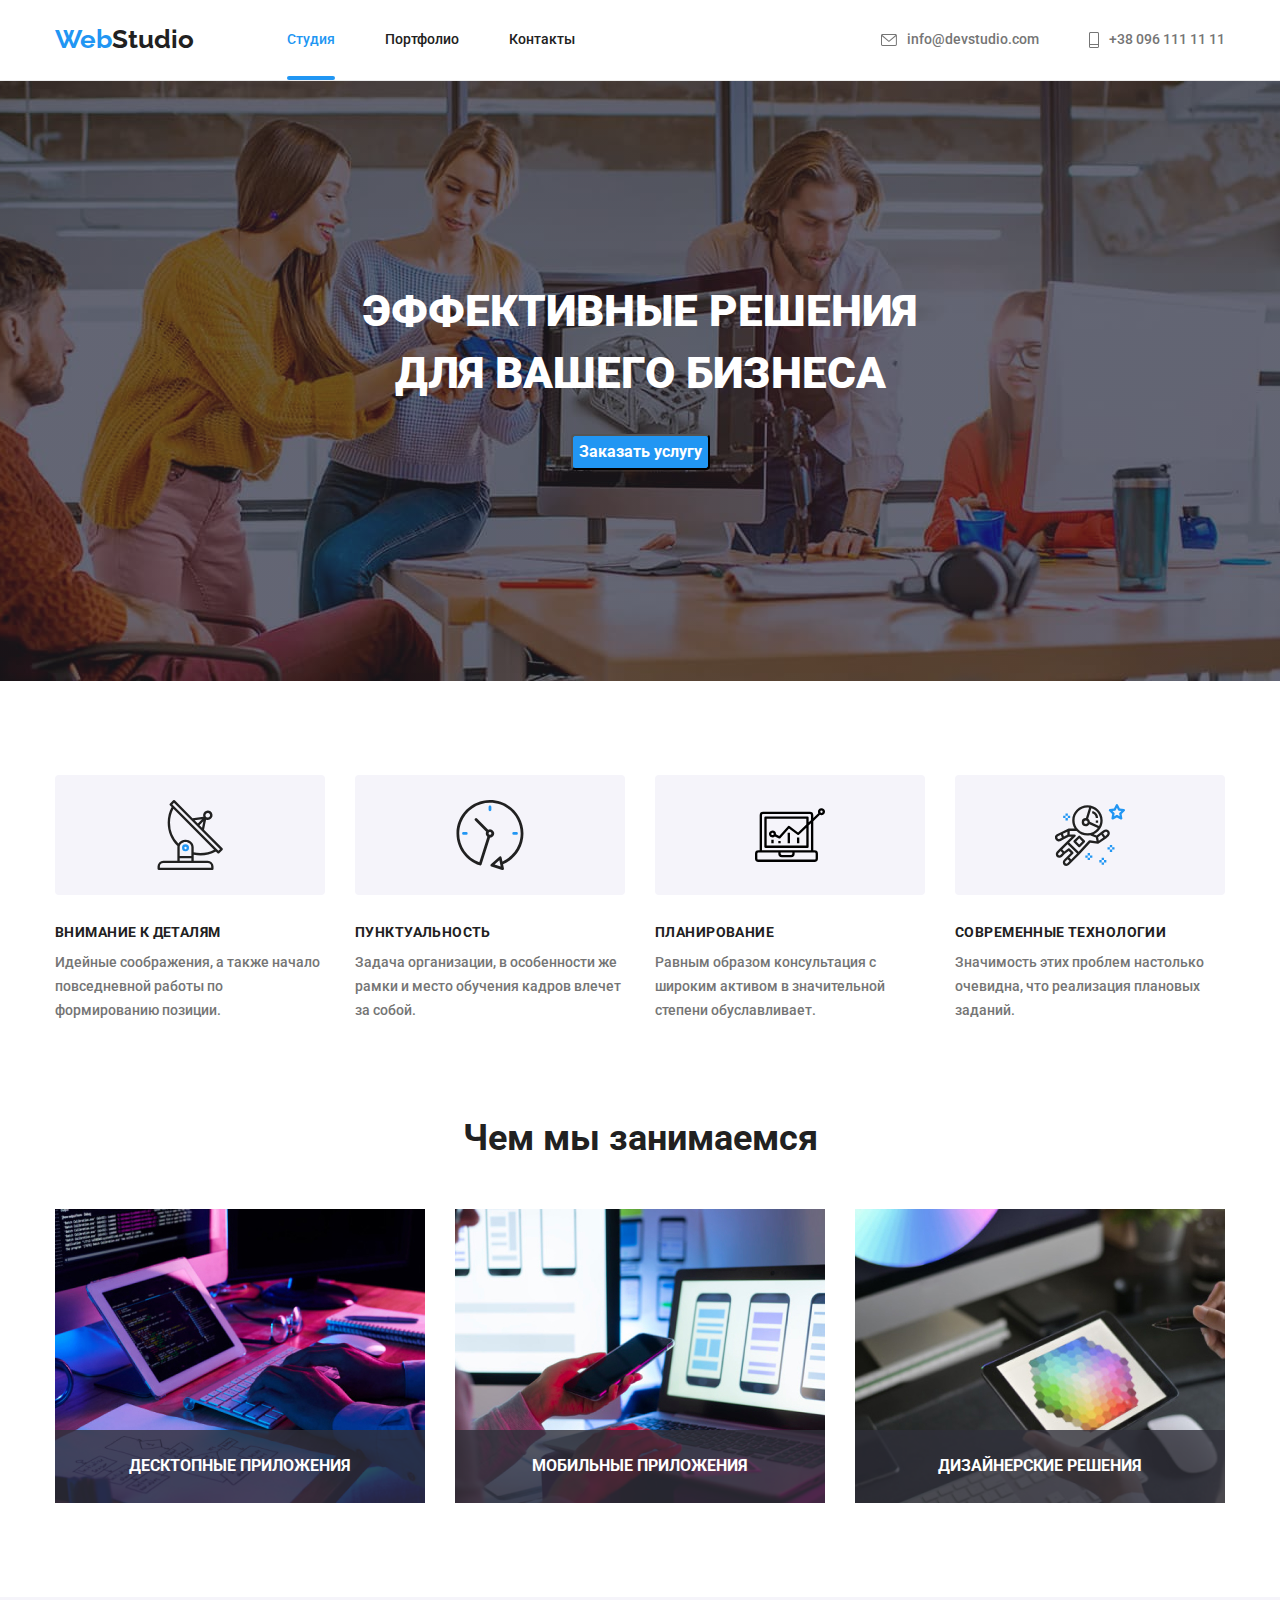
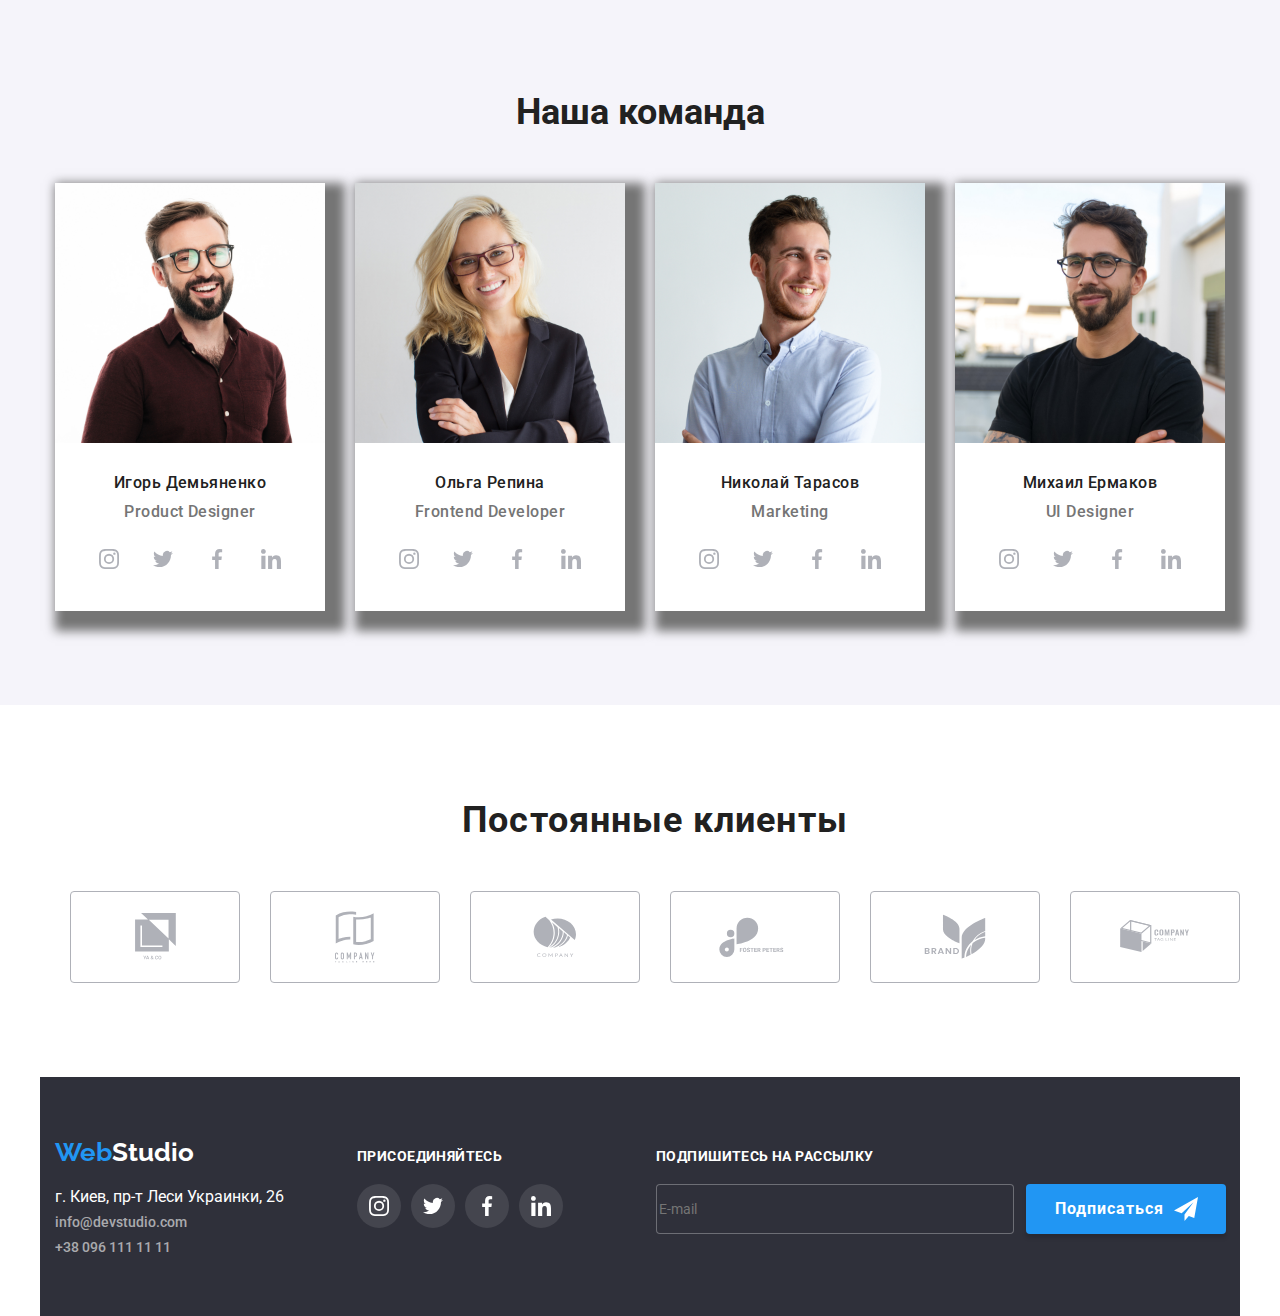
<file: index.html>
<!DOCTYPE html>
<html lang="ru">
  <head>
    <meta charset="UTF-8" />
    <meta http-equiv="X-UA-Compatible" content="IE=edge" />
    <meta name="viewport" content="width=device-width, initial-scale=1.0" />
    <title>Document</title>
    <link rel="preconnect" href="https://fonts.gstatic.com" />
    <link
      href="https://fonts.googleapis.com/css2?family=Raleway:wght@700&family=Roboto:wght@400;500;700;900&display=swap"
      rel="stylesheet"
    />
    <link
      href="//cdnjs.cloudflare.com/ajax/libs/modern-normalize/1.0.0/modern-normalize.min.css"
      rel="stylesheet"
    />
    <link rel="stylesheet" href="./css/styles.css" />
  </head>
  <body>
    <!--шапка-->
    <header class="page-header">
      <div class="container head-container">
        <a class="logo link" href="./index.html"
          ><span class="first">Web</span>Studio</a
        >
        <nav class="navigation">
          <ul class="site-nav list">
            <li class="site-nav-list-item">
              <a href="" class="link current">Студия</a>
            </li>
            <li class="site-nav-list-item">
              <a href="./portfolio.html" class="link">Портфолио</a>
            </li>
            <li class="site-nav-list-item">
              <a href="" class="link">Контакты</a>
            </li>
          </ul>
        </nav>
        <ul class="auth-nav list">
          <li class="auth-nav-list-item">
            <a href="mailto:info@devstudio.com" class="link icon-mail"
              ><svg class="icon-mlto" width="16" height="12">
                <use
                  href="./images/symbol-defs.1.svg#icon-envhoveop"
                ></use></svg
              >info@devstudio.com</a
            >
          </li>
          <li class="auth-nav-list-item">
            <a href="tel:+380961111111" class="link icon-tel"
              ><svg class="icon-tlfn" width="10" height="16">
                <use
                  href="./images/symbol-defs.1.svg#icon-smartphone"
                ></use></svg
              >+38 096 111 11 11</a
            >
          </li>
        </ul>
      </div>
    </header>
    <!--унікальний контент-->
    <main>
      <!--секція 1-hero-->
      <section class="hero-section overlay">
        <div class="container hero-container">
          <h1 class="hero title">
            Эффективные решения<br />
            для вашего бизнеса
          </h1>
          <button type="button" class="link hero" data-modal-open>
            Заказать услугу
          </button>
        </div>
      </section>
      <!--секція 2-->
      <section class="benefits">
        <div class="container section-benefits">
          <h2 class="visually-hidden">Наши особенности</h2>
          <ul class="list">
            <li class="benefits-list-item">
              <div class="icon-benefits">
                <svg class="" width="70" height="70">
                  <use href="./images/symbol-defs.1.svg#icon-anten"></use>
                </svg>
              </div>
              <h3 class="benefits-list-item-title">ВНИМАНИЕ К ДЕТАЛЯМ</h3>
              <p class="benefits-list-item-text">
                Идейные соображения, а также начало повседневной работы по
                формированию позиции.
              </p>
            </li>
            <li class="benefits-list-item">
              <div class="icon-benefits">
                <svg class="" width="70" height="70">
                  <use href="./images/symbol-defs.1.svg#icon-clock"></use>
                </svg>
              </div>
              <h3 class="benefits-list-item-title">ПУНКТУАЛЬНОСТЬ</h3>
              <p class="benefits-list-item-text">
                Задача организации, в особенности же рамки и место обучения
                кадров влечет за собой.
              </p>
            </li>
            <li class="benefits-list-item">
              <div class="icon-benefits">
                <svg class="icn" width="70" height="70">
                  <use href="./images/symbol-defs.1.svg#icon-diagram"></use>
                </svg>
              </div>
              <h3 class="benefits-list-item-title">ПЛАНИРОВАНИЕ</h3>
              <p class="benefits-list-item-text">
                Равным образом консультация с широким активом в значительной
                степени обуславливает.
              </p>
            </li>
            <li class="benefits-list-item icon-astronaut">
              <div class="icon-benefits">
                <svg class="" width="70" height="70">
                  <use href="./images/symbol-defs.1.svg#icon-astronaut"></use>
                </svg>
              </div>
              <h3 class="benefits-list-item-title">СОВРЕМЕННЫЕ ТЕХНОЛОГИИ</h3>
              <p class="benefits-list-item-text">
                Значимость этих проблем настолько очевидна, что реализация
                плановых заданий.
              </p>
            </li>
          </ul>
        </div>
      </section>
      <!--секція  3-directions-->
      <section class="directions">
        <div class="container section-directions">
          <h2 class="section-title-directions">Чем мы занимаемся</h2>
          <ul class="list">
            <li class="directions-list-item">
              <div class="card-thumb">
                <img
                  src="./images/img.1.jpg"
                  alt="для мобільних пристроїв"
                  width="370"
                />
                <div class="content">
                  <h3 class="title">десктопные приложения</h3>
                </div>
              </div>
            </li>
            <li class="directions-list-item">
              <div class="card-thumb">
                <img src="./images/img.2.jpg" alt="для ПК" width="370" />
                <div class="content">
                  <h3 class="title">мобильные приложения</h3>
                </div>
              </div>
            </li>
            <li class="directions-list-item">
              <div class="card-thumb">
                <img src="./images/img.3.jpg" alt="дизайн" width="370" />
                <div class="content">
                  <h3 class="title">дизайнерские решения</h3>
                </div>
              </div>
            </li>
          </ul>
        </div>
      </section>
      <!--секція 4-->
      <section class="team">
        <div class="container team-section">
          <h2 class="section-title-team">Наша команда</h2>
          <ul class="list">
            <li class="team-list-item">
              <img
                src="./images/img.1.1.jpg"
                alt="фото_дизайнера"
                width="270"
              />
              <div class="container-team-list-item">
                <h3 class="team-list-item-title">Игорь Демьяненко</h3>
                <p class="team-list-item-text">Product Designer</p>
                <ul class="list netw">
                  <li class="network-item">
                    <a href="" class="team-link">
                      <svg class="link-icon" width="20" height="20">
                        <use
                          href="./images/symbol-defs.1.svg#icon-instagramop"
                        ></use>
                      </svg>
                    </a>
                  </li>
                  <li class="network-item">
                    <a href="" class="team-link">
                      <svg class="link-icon" width="20" height="20">
                        <use
                          href="./images/symbol-defs.1.svg#icon-twitterop"
                        ></use>
                      </svg>
                    </a>
                  </li>
                  <li class="network-item">
                    <a href="" class="team-link">
                      <svg class="link-icon" width="20" height="20">
                        <use
                          href="./images/symbol-defs.1.svg#icon-facebookop"
                        ></use>
                      </svg>
                    </a>
                  </li>
                  <li class="network-item">
                    <a href="" class="team-link">
                      <svg class="link-icon" width="20" height="20">
                        <use
                          href="./images/symbol-defs.1.svg#icon-linkedinop"
                        ></use>
                      </svg>
                    </a>
                  </li>
                </ul>
              </div>
            </li>
            <li class="team-list-item">
              <img
                src="./images/img.1.2.jpg"
                alt="фото_девелопера"
                width="270"
              />
              <div class="container-team-list-item">
                <h3 class="team-list-item-title">Ольга Репина</h3>
                <p class="team-list-item-text">Frontend Developer</p>

                <ul class="list netw">
                  <li class="network-item">
                    <a href="" class="team-link"
                      ><svg class="link-icon" width="20" height="20">
                        <use
                          href="./images/symbol-defs.1.svg#icon-instagramop"
                        ></use>
                      </svg>
                    </a>
                  </li>
                  <li class="network-item">
                    <a href="" class="team-link">
                      <svg class="link-icon" width="20" height="20">
                        <use
                          href="./images/symbol-defs.1.svg#icon-twitterop"
                        ></use>
                      </svg>
                    </a>
                  </li>
                  <li class="network-item">
                    <a href="" class="team-link">
                      <svg class="link-icon" width="20" height="20">
                        <use
                          href="./images/symbol-defs.1.svg#icon-facebookop"
                        ></use>
                      </svg>
                    </a>
                  </li>
                  <li class="network-item">
                    <a href="" class="team-link">
                      <svg class="link-icon" width="20" height="20">
                        <use
                          href="./images/symbol-defs.1.svg#icon-linkedinop"
                        ></use>
                      </svg>
                    </a>
                  </li>
                </ul>
              </div>
            </li>
            <li class="team-list-item">
              <img
                src="./images/img.1.3.jpg"
                alt="фото_девелопера"
                width="270"
              />
              <div class="container-team-list-item">
                <h3 class="team-list-item-title">Николай Тарасов</h3>
                <p class="team-list-item-text">Marketing</p>

                <ul class="list netw">
                  <li class="network-item">
                    <a href="" class="team-link"
                      ><svg class="link-icon" width="20" height="20">
                        <use
                          href="./images/symbol-defs.1.svg#icon-instagramop"
                        ></use>
                      </svg>
                    </a>
                  </li>
                  <li class="network-item">
                    <a href="" class="team-link">
                      <svg class="link-icon" width="20" height="20">
                        <use
                          href="./images/symbol-defs.1.svg#icon-twitterop"
                        ></use>
                      </svg>
                    </a>
                  </li>
                  <li class="network-item">
                    <a href="" class="team-link">
                      <svg class="link-icon" width="20" height="20">
                        <use
                          href="./images/symbol-defs.1.svg#icon-facebookop"
                        ></use>
                      </svg>
                    </a>
                  </li>
                  <li class="network-item">
                    <a href="" class="team-link">
                      <svg class="link-icon" width="20" height="20">
                        <use
                          href="./images/symbol-defs.1.svg#icon-linkedinop"
                        ></use>
                      </svg>
                    </a>
                  </li>
                </ul>
              </div>
            </li>
            <li class="team-list-item">
              <img
                src="./images/img.1.4.jpg"
                alt="фото_вебдизайнера"
                width="270"
              />
              <div class="container-team-list-item">
                <h3 class="team-list-item-title">Михаил Ермаков</h3>
                <p class="team-list-item-text">UI Designer</p>

                <ul class="list netw">
                  <li class="network-item">
                    <a href="" class="team-link">
                      <svg class="link-icon" width="20" height="20">
                        <use
                          href="./images/symbol-defs.1.svg#icon-instagramop"
                        ></use>
                      </svg>
                    </a>
                  </li>
                  <li class="network-item">
                    <a href="" class="team-link">
                      <svg class="link-icon" width="20" height="20">
                        <use
                          href="./images/symbol-defs.1.svg#icon-twitterop"
                        ></use>
                      </svg>
                    </a>
                  </li>
                  <li class="network-item">
                    <a href="" class="team-link">
                      <svg class="link-icon" width="20" height="20">
                        <use
                          href="./images/symbol-defs.1.svg#icon-facebookop"
                        ></use>
                      </svg>
                    </a>
                  </li>
                  <li class="network-item">
                    <a href="" class="team-link">
                      <svg class="link-icon" width="20" height="20">
                        <use
                          href="./images/symbol-defs.1.svg#icon-linkedinop"
                        ></use>
                      </svg>
                    </a>
                  </li>
                </ul>
              </div>
            </li>
          </ul>
        </div>
      </section>
      <section class="customers">
        <div class="container customers-section">
          <h2 class="section-title-customers">Постоянные клиенты</h2>
          <ul class="list">
            <li class="customer-item">
              <a href="" class="customer-link"
                ><svg class="customer-icon" width="41px" height="46.7px">
                  <use href="./images/symbol-defs.1.svg#icon-yacoop"></use>
                </svg>
              </a>
            </li>
            <li class="customer-item">
              <a href="" class="customer-link">
                <svg class="customer-icon" width="40px" height="52">
                  <use href="./images/symbol-defs.1.svg#icon-hereop"></use>
                </svg>
              </a>
            </li>
            <li class="customer-item">
              <a href="" class="customer-link">
                <svg class="customer-icon" width="43.46px" height="41.18px">
                  <use href="./images/symbol-defs.1.svg#icon-companop"></use>
                </svg>
              </a>
            </li>
            <li class="customer-item">
              <a href="" class="customer-link">
                <svg class="customer-icon" width="75px" height="40.62">
                  <use href="./images/symbol-defs.1.svg#icon-groupop"></use>
                </svg>
              </a>
            </li>
            <li class="customer-item">
              <a href="" class="customer-link">
                <svg class="customer-icon" width="62.54" height="45.43">
                  <use href="./images/symbol-defs.1.svg#icon-brandop"></use>
                </svg>
              </a>
            </li>
            <li class="customer-item">
              <a href="" class="customer-link">
                <svg class="customer-icon" width="93.79" height="43.93">
                  <use href="./images/symbol-defs.1.svg#icon-Logotagop"></use>
                </svg>
              </a>
            </li>
          </ul>
        </div>
      </section>
    </main>
    <!--підвал-->
    <footer class="footer">
      <div class="container-footer">
        <div class="">
          <a class="logo link address" href="./index.html">
            <span class="first">Web</span><span class="second">Studio</span>
          </a>
          <address class="address-list">
            <p class="second">г. Киев, пр-т Леси Украинки, 26</p>
            <ul class="address list">
              <li class="address-list-mail">
                <a href="mailto:info@devstudio.com" class="third"
                  >info@devstudio.com</a
                >
              </li>
              <li class="address-list-tel">
                <a href="tel:+380961111111" class="third">+38 096 111 11 11</a>
              </li>
            </ul>
          </address>
        </div>
        <div class="social-networks">
          <p class="join">присоединяйтесь</p>
          <ul class="list network">
            <li class="network-item">
              <a href="" class="network-link">
                <svg class="link-icon" width="20" height="20">
                  <use href="./images/symbol-defs.1.svg#icon-instagramop"></use>
                </svg>
              </a>
            </li>
            <li class="network-item">
              <a href="" class="network-link"
                ><svg class="link-icon" width="20" height="20">
                  <use href="./images/symbol-defs.1.svg#icon-twitterop"></use>
                </svg>
              </a>
            </li>
            <li class="network-item">
              <a href="" class="network-link">
                <svg class="link-icon" width="20" height="20">
                  <use href="./images/symbol-defs.1.svg#icon-facebookop"></use>
                </svg>
              </a>
            </li>
            <li class="network-item">
              <a href="" class="network-link"
                ><svg class="link-icon" width="20" height="20">
                  <use href="./images/symbol-defs.1.svg#icon-linkedinop"></use>
                </svg>
              </a>
            </li>
          </ul>
        </div>
        <div class="subscription">
          <p class="subscription-text">подпишитесь на рассылку</p>
          <form class="form-subscription">
            <label for="email">
              <input
                class="subscription-email"
                type="email"
                name="email"
                id="email"
                placeholder="E-mail"
            /></label>
            <button class="subscription-btn" type="button">Подписаться</button>
          </form>
        </div>
      </div>
    </footer>
    <!--модальне вікно -->
    <div class="backdrop is-hidden" data-modal>
      <div class="modal">
        <button class="button-modal" data-modal-close>
          <svg class="modal-close" width="20" height="20">
            <use href="./images/symbol-defs.svg#icon-close-blackopt"></use>
          </svg>
        </button>

        <form autocomplete="off">
          <p class="leave">Оставьте свои данные, мы вам перезвоним</p>

          <label for="name" class="form-field">
            <span class="form-label">Имя</span>
            <input
              type="text"
              name="user-name"
              id="name"
              placeholder=" "
              autofocus
              class="form-input"
            />

            <svg class="form-icon" width="18" height="18">
              <use
                href="./images/symbol-defs.svg#icon-person-black-18dpopt"
              ></use>
            </svg>
          </label>

          <label for="tel" class="form-field">
            <span class="form-label">Телефон</span>
            <input
              class="form-input"
              type="tel"
              name="tel"
              id="tel"
              placeholder=" "
            />
            <svg class="form-icon" width="18" height="18">
              <use
                href="./images/symbol-defs.svg#icon-phone-black-18dpopt"
              ></use>
            </svg>
          </label>
          <label class="form-field">
            <span class="form-label">Почта</span>
            <input
              class="form-input"
              type="email"
              name="email"
              placeholder=" "
            />
            <svg class="form-icon" width="18" height="18">
              <use
                href="./images/symbol-defs.svg#icon-email-black-18dpopt"
              ></use>
            </svg>
          </label>
          <label for="comment" class="form-field">
            <span class="form-label">Комментарий</span>
            <textarea
              placeholder="Введите текст"
              class="form-comment"
              name="comment"
              id="comment"
            ></textarea>
          </label>
          <label for="polisi" class="form-check">
            <input class="checkbox" type="checkbox" name="polici" id="polisi" />

            <span class="icon-check"></span>
            Соглашаюсь с рассылкой и принимаю<a class="condition" href=""
              >Условия договора</a
            >
          </label>
          <button class="button-send" type="submit">Oтправить</button>
        </form>
      </div>
    </div>

    <script src="./js/modal.js"></script>
  </body>
</html>
</file>
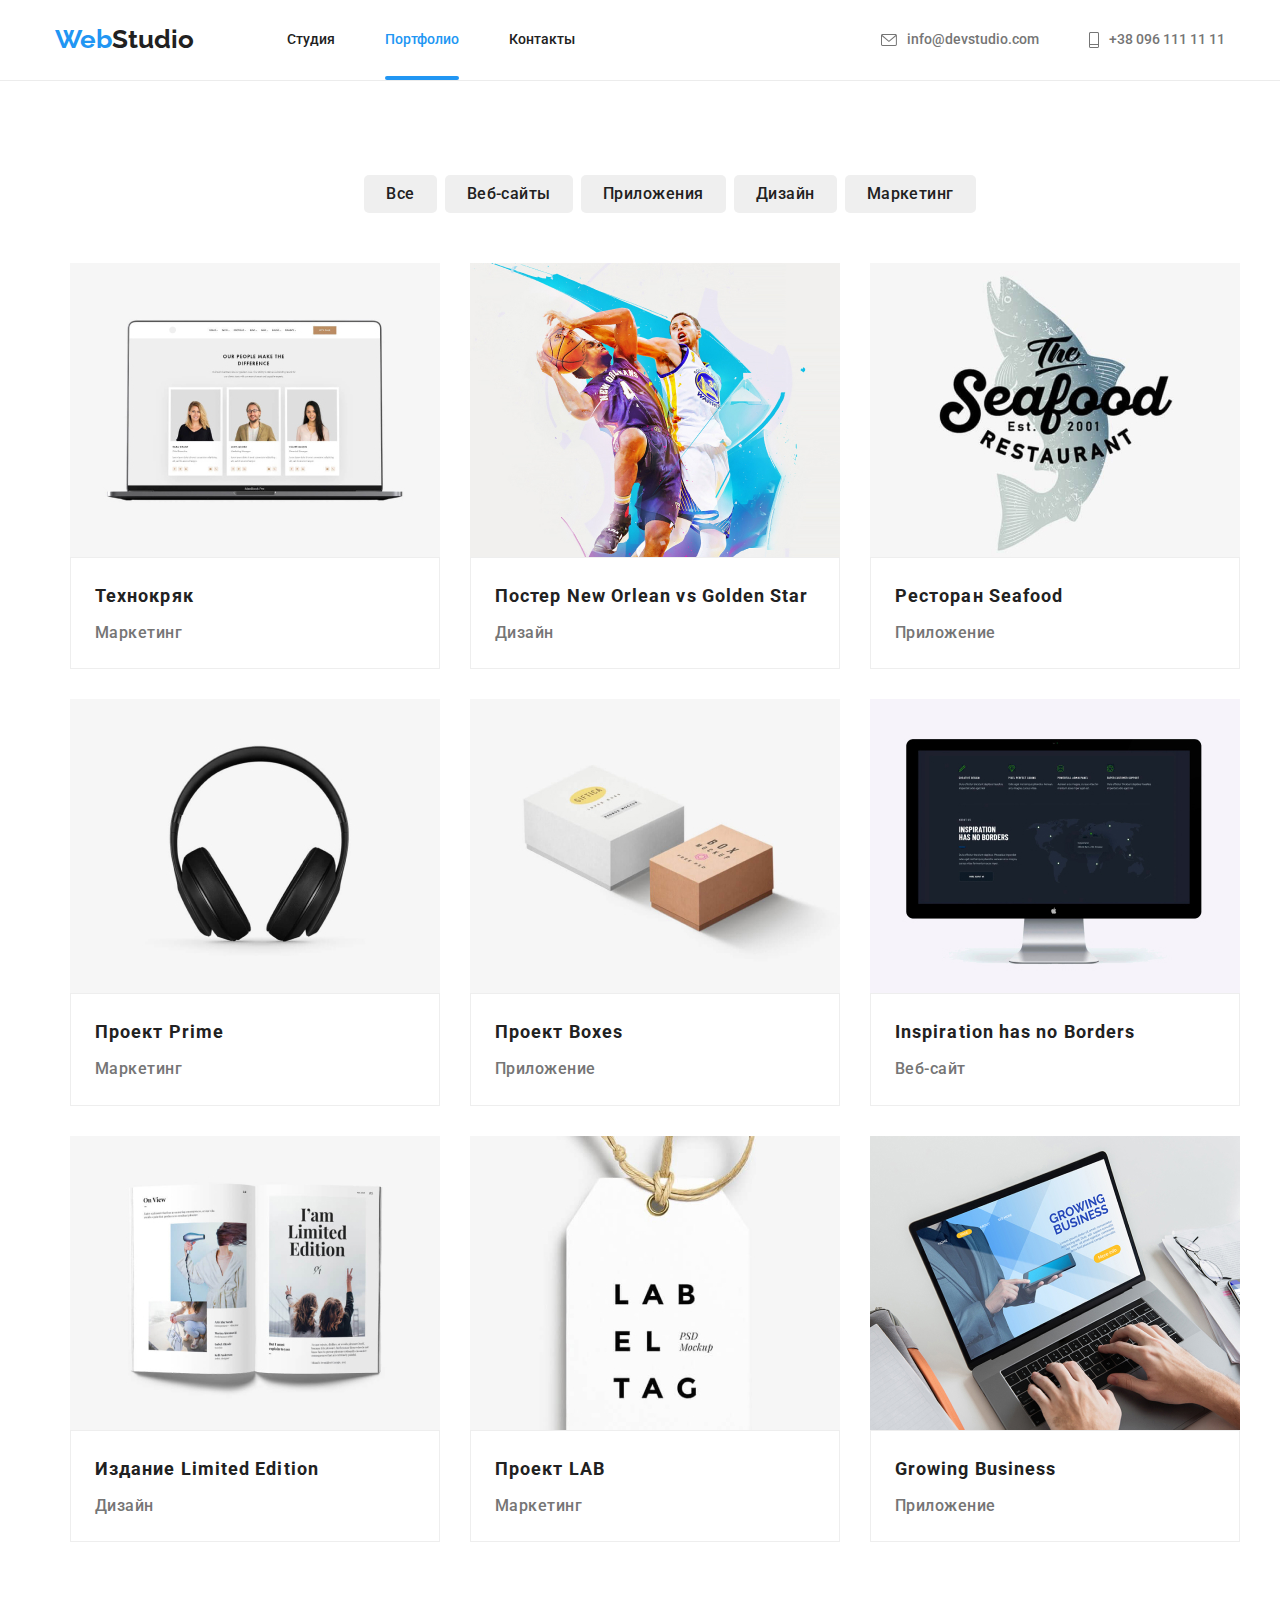
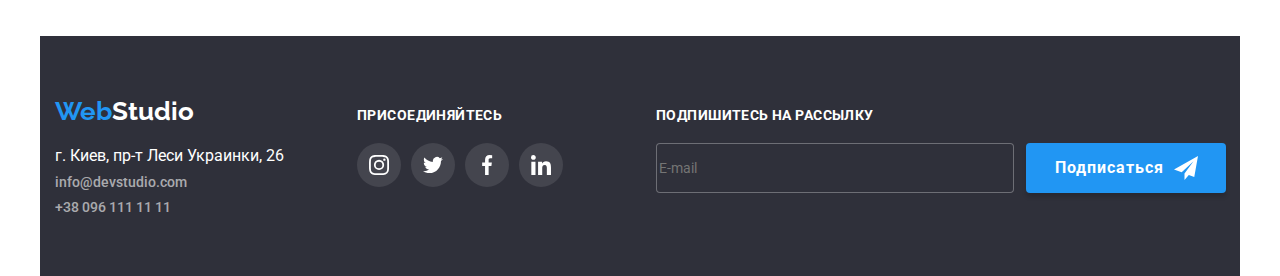
<file: portfolio.html>
<!DOCTYPE html>
<html lang="en">
  <head>
    <meta charset="UTF-8" />
    <meta http-equiv="X-UA-Compatible" content="IE=edge" />
    <meta name="viewport" content="width=device-width, initial-scale=1.0" />
    <title>portfolio</title>
    <link rel="preconnect" href="https://fonts.gstatic.com" />
    <link
      href="https://fonts.googleapis.com/css2?family=Raleway:wght@700&family=Roboto:wght@400;500;700;900&display=swap "
      rel="stylesheet"
    />
    <link
      href="//cdnjs.cloudflare.com/ajax/libs/modern-normalize/1.0.0/modern-normalize.min.css"
      rel="stylesheet"
    />
    <link rel="stylesheet" href="./css/styles.css" />
    <style>
      a {
        text-decoration: none;
      }
    </style>
  </head>

  <body>
    <!--шапка-->
    <header class="page-header">
      <div class="container head-container">
        <a class="logo link" href="./index.html"
          ><span class="first">Web</span>Studio</a
        >
        <nav class="navigation">
          <ul class="site-nav list">
            <li class="site-nav-list-item">
              <a href="./index.html" class="link">Студия</a>
            </li>
            <li class="site-nav-list-item">
              <a href="" class="link current">Портфолио</a>
            </li>
            <li class="site-nav-list-item">
              <a href="" class="link">Контакты</a>
            </li>
          </ul>
        </nav>
        <ul class="auth-nav list">
          <li class="auth-nav-list-item">
            <a href="mailto:info@devstudio.com" class="link icon-mail">
              <svg class="icon-mlto" width="16" height="12">
                <use
                  href="./images/symbol-defs.1.svg#icon-envhoveop"
                ></use></svg
              >info@devstudio.com</a
            >
          </li>
          <li class="auth-nav-list-item">
            <a href="tel:+380961111111" class="link icon-tel">
              <svg class="icon-tlfn" width="10" height="16">
                <use
                  href="./images/symbol-defs.1.svg#icon-smartphone"
                ></use></svg
              >+38 096 111 11 11</a
            >
          </li>
        </ul>
      </div>
    </header>
    <!--унікальний контент-->
    <main>
      <!--</section>-->
      <section class="portfolio">
        <div class="container">
          <h1 class="visually-hidden">КНОПКИ</h1>
          <div class="container">
            <ul class="filter-list">
              <li class="btn">
                <button class="button" type="button">Все</button>
              </li>
              <li class="btn">
                <button class="button" type="button">Веб-сайты</button>
              </li>
              <li class="btn">
                <button class="button" type="button">Приложения</button>
              </li>
              <li class="btn">
                <button class="button" type="button">Дизайн</button>
              </li>
              <li class="btn">
                <button class="button" type="button">Маркетинг</button>
              </li>
            </ul>
          </div>
          <h2 class="visually-hidden">Портфолио</h2>
          <ul class="portlist list">
            <li class="portfolio-list-item">
              <a href="" class="card">
                <div class="card-thumb">
                  <img
                    src="./images/img.P1.jpg"
                    alt="фото вебсайту"
                    width="370"
                  />
                  <div class="content-hidden">
                    <p class="text-hidden">
                      Технокряк это современная площадка распространения
                      коронавируса. Компании используют эту платформу для
                      цифрового шпионажа и атак на защищённые сервера
                      конкурентов.
                    </p>
                  </div>
                </div>
                <div class="container-portfolio-list-item">
                  <h3 class="portfolio-list-item-signature">Технокряк</h3>
                  <p class="portfolio-list-item-info">Маркетинг</p>
                </div>
              </a>
            </li>
            <li class="portfolio-list-item">
              <a href="" class="card">
                <div class="card-thumb">
                  <img
                    src="./images/img.P2.jpg"
                    alt="фото баскетболістів"
                    width="370"
                  />
                  <div class="content-hidden">
                    <p class="text-hidden">
                      Технокряк это современная площадка распространения
                      коронавируса. Компании используют эту платформу для
                      цифрового шпионажа и атак на защищённые сервера
                      конкурентов.
                    </p>
                  </div>
                </div>
                <div class="container-portfolio-list-item">
                  <h3 class="portfolio-list-item-signature">
                    Постер New Orlean vs Golden Star
                  </h3>
                  <p class="portfolio-list-item-info">Дизайн</p>
                </div>
              </a>
            </li>
            <li class="portfolio-list-item">
              <a href="" class="card">
                <div class="card-thumb">
                  <img
                    src="./images/img.P3.jpg"
                    alt="рибний ресторан"
                    width="370"
                  />
                  <div class="content-hidden">
                    <p class="text-hidden">
                      Технокряк это современная площадка распространения
                      коронавируса. Компании используют эту платформу для
                      цифрового шпионажа и атак на защищённые сервера
                      конкурентов.
                    </p>
                  </div>
                </div>
                <div class="container-portfolio-list-item">
                  <h3 class="portfolio-list-item-signature">
                    Ресторан Seafood
                  </h3>
                  <p class="portfolio-list-item-info">Приложение</p>
                </div>
              </a>
            </li>
            <li class="portfolio-list-item">
              <a href="" class="card">
                <div class="card-thumb">
                  <img
                    src="./images/img.P4.jpg"
                    alt="фото навушників"
                    width="370"
                  />
                  <div class="content-hidden">
                    <p class="text-hidden">
                      Технокряк это современная площадка распространения
                      коронавируса. Компании используют эту платформу для
                      цифрового шпионажа и атак на защищённые сервера
                      конкурентов.
                    </p>
                  </div>
                </div>
                <div class="container-portfolio-list-item">
                  <h3 class="portfolio-list-item-signature">Проект Prime</h3>
                  <p class="portfolio-list-item-info">Маркетинг</p>
                </div>
              </a>
            </li>
            <li class="portfolio-list-item">
              <a href="" class="card">
                <div class="card-thumb">
                  <img
                    src="./images/img.P5.jpg"
                    alt="дві коробочки"
                    width="370"
                  />
                  <div class="content-hidden">
                    <p class="text-hidden">
                      Технокряк это современная площадка распространения
                      коронавируса. Компании используют эту платформу для
                      цифрового шпионажа и атак на защищённые сервера
                      конкурентов.
                    </p>
                  </div>
                </div>
                <div class="container-portfolio-list-item">
                  <h3 class="portfolio-list-item-signature">Проект Boxes</h3>
                  <p class="portfolio-list-item-info">Приложение</p>
                </div>
              </a>
            </li>
            <li class="portfolio-list-item">
              <a href="" class="card">
                <div class="card-thumb">
                  <img
                    src="./images/img.P6.jpg"
                    alt="фото монітора"
                    width="370"
                  />
                  <div class="content-hidden">
                    <p class="text-hidden">
                      Технокряк это современная площадка распространения
                      коронавируса. Компании используют эту платформу для
                      цифрового шпионажа и атак на защищённые сервера
                      конкурентов.
                    </p>
                  </div>
                </div>
                <div class="container-portfolio-list-item">
                  <h3 class="portfolio-list-item-signature">
                    Inspiration has no Borders
                  </h3>
                  <p class="portfolio-list-item-info">Веб-сайт</p>
                </div>
              </a>
            </li>
            <li class="portfolio-list-item">
              <a href="" class="card">
                <div class="card-thumb">
                  <img
                    src="./images/img.P7.jpg"
                    alt="фото глянцю"
                    width="370"
                  />
                  <div class="content-hidden">
                    <p class="text-hidden">
                      Технокряк это современная площадка распространения
                      коронавируса. Компании используют эту платформу для
                      цифрового шпионажа и атак на защищённые сервера
                      конкурентов.
                    </p>
                  </div>
                </div>
                <div class="container-portfolio-list-item">
                  <h3 class="portfolio-list-item-signature">
                    Издание Limited Edition
                  </h3>
                  <p class="portfolio-list-item-info">Дизайн</p>
                </div>
              </a>
            </li>
            <li class="portfolio-list-item">
              <a href="" class="card">
                <div class="card-thumb">
                  <img src="./images/img.P8.jpg" alt="бирка" width="370" />
                  <div class="content-hidden">
                    <p class="text-hidden">
                      Технокряк это современная площадка распространения
                      коронавируса. Компании используют эту платформу для
                      цифрового шпионажа и атак на защищённые сервера
                      конкурентов.
                    </p>
                  </div>
                </div>
                <div class="container-portfolio-list-item">
                  <h3 class="portfolio-list-item-signature">Проект LAB</h3>
                  <p class="portfolio-list-item-info">Маркетинг</p>
                </div>
              </a>
            </li>
            <li class="portfolio-list-item">
              <a href="" class="card">
                <div class="card-thumb">
                  <img
                    src="./images/img.P9.jpg"
                    alt="фото нетбука"
                    width="370"
                  />
                  <div class="content-hidden">
                    <p class="text-hidden">
                      Технокряк это современная площадка распространения
                      коронавируса. Компании используют эту платформу для
                      цифрового шпионажа и атак на защищённые сервера
                      конкурентов.
                    </p>
                  </div>
                </div>
                <div class="container-portfolio-list-item">
                  <h3 class="portfolio-list-item-signature">
                    Growing Business
                  </h3>
                  <p class="portfolio-list-item-info">Приложение</p>
                </div>
              </a>
            </li>
          </ul>
        </div>
      </section>
    </main>
    <!--підвал-->
    <footer class="footer">
      <div class="container-footer">
        <div class="">
          <a class="logo link address" href="./portfolio.html">
            <span class="first">Web</span><span class="second">Studio</span>
          </a>
          <address class="address-list">
            <p class="second">г. Киев, пр-т Леси Украинки, 26</p>
            <ul class="address list">
              <li class="address-list-mail">
                <a href="mailto:info@devstudio.com" class="third"
                  >info@devstudio.com</a
                >
              </li>
              <li class="address-list-tel">
                <a href="tel:+380961111111" class="third">+38 096 111 11 11</a>
              </li>
            </ul>
          </address>
        </div>
        <div class="social-networks">
          <p class="join">присоединяйтесь</p>
          <ul class="list network">
            <li class="network-item">
              <a href="" class="network-link">
                <svg class="link-icon" width="20" height="20">
                  <use href="./images/symbol-defs.1.svg#icon-instagramop"></use>
                </svg>
              </a>
            </li>
            <li class="network-item">
              <a href="" class="network-link">
                <svg class="link-icon" width="20" height="20">
                  <use href="./images/symbol-defs.1.svg#icon-twitterop"></use>
                </svg>
              </a>
            </li>
            <li class="network-item">
              <a href="" class="network-link">
                <svg class="link-icon" width="20" height="20">
                  <use href="./images/symbol-defs.1.svg#icon-facebookop"></use>
                </svg>
              </a>
            </li>
            <li class="network-item">
              <a href="" class="network-link">
                <svg class="link-icon" width="20" height="20">
                  <use href="./images/symbol-defs.1.svg#icon-linkedinop"></use>
                </svg>
              </a>
            </li>
          </ul>
        </div>
        <div class="subscription">
          <p class="subscription-text">подпишитесь на рассылку</p>
          <form class="form-subscription">
            <label for="email"></label>
            <input
              class="subscription-email"
              type="email"
              name="email"
              id="email"
              placeholder="E-mail"
            />
            <button class="subscription-btn" type="button">Подписаться</button>
          </form>
        </div>
      </div>
    </footer>
  </body>
</html>
</file>
<file: css/styles.css>
:root {
  --white-color: #ffffff;
  --button-color: #f5f4fa;
  --black-color: #212121;
  --gray-color: #757575;
  --accent-color: #2196f3;
  --hero-color: rgba(47, 48, 58, 0.4);
  --button-text-color: #212121;
  --contact-color: rgba(255, 255, 255, 0.6);
  --logo-color: #2196f3;
  --border-color: rgba(238, 238, 238, 1);
  --footer-color: #2f303a;
  --benefitsli-color: rgba(117, 117, 117, 1);
  --icon-color: rgba(175, 177, 184, 1);
  --bgicon-color: rgba(255, 255, 255, 0.1);
  --bgmodal-color: rgba(255, 255, 255, 1);
  --bgthumb-color: rgba(47, 48, 58, 0.8);
  --bgthcard-color: rgba(33, 150, 243, 0.9);
  --brdrinput-color: rgba(33, 33, 33, 0.2);
}
body {
  background-color: #ffffff;
  color: var(--black-color);
  font-family: Roboto, Raleway;
}
.list {
  list-style: none;
  padding-left: 0;
  color: var(--button-text-color);

  font-family: Roboto;
  font-weight: 500;
  font-size: 14px;
  line-height: 1.14;
}
.container {
  width: 1200px;
  margin: 0 auto;
  padding: 0 15px;
}
h1,
h2,
h3,
p,
a,
ul,
li,
address {
  margin: 0;
  padding: 0;
}
a,
img {
  display: block;
}
.page-header {
  padding-top: 24px;
  padding-bottom: 25px;
  border-bottom: 1px solid #ececec;
}
.head-container {
  display: flex;
  align-items: center;
}
.site-nav {
  display: flex;
}
.site-nav .current {
  position: relative;
  color: var(--accent-color);
}
.current::after {
  position: absolute;
  bottom: -1px;
  content: "";
  display: block;
  width: 100%;
  height: 4px;
  border-radius: 2px;
  background-color: currentColor;
  bottom: -32px;
}
.header .link {
  padding-top: 32px;
  padding-bottom: 32px;
}

.auth-nav-list-item:not(:last-child) {
  margin-right: 50px;
}
.site-nav-list-item:not(:last-child) {
  margin-right: 50px;
}
.page-header .auth-nav {
  margin-left: auto;
}
.auth-nav {
  display: flex;
}
.logo {
  margin-right: 93px;
  color: var(--black-color);
  font-family: Raleway;
  font-weight: bold;
  font-size: 26px;
  line-height: 1.2;
}
.logo .link:hover,
.link:focus {
  color: var(--accent-color);
}
.logo .first {
  color: var(--accent-color);
  font-style: normal;
}
/*site nav*/
.site-nav .link {
  color: var(--button-text-color);
  font-family: Roboto;
  font-weight: 500;
  font-size: 14px;
  line-height: 1.14;
  transition: color 250ms cubic-bezier(0.4, 0, 0.2, 1);
}

.site-nav .link:hover,
.site-nav .link:focus {
  color: var(--accent-color);
}
.site-nav .link.current {
  color: var(--accent-color);
}
.auth-nav .link:hover,
.auth-nav .link:focus {
  color: var(--accent-color);
}
.auth-nav .link {
  color: var(--gray-color);
  transition: color 250ms cubic-bezier(0.4, 0, 0.2, 1);
}
.link {
  text-decoration: none;
  transition: color 250ms cubic-bezier(0.4, 0, 0.2, 1);
}
.icon-tel,
.icon-mail {
  display: flex;
  justify-content: center;
  align-items: center;
}
.icon-mlto,
.icon-tlfn {
  fill: currentColor;
  margin-right: 10px;
}

/*hero*/
.hero-section {
  max-width: 1600px;
  margin: 0 auto;
  display: block;
  padding-top: 200px;
  padding-bottom: 200px;
  background-color: var(--hero-color);
}
.overlay {
  max-width: 1600px;
  height: 600px;
  margin: 0 auto;
  background: var(--hero-color);
  background-image: linear-gradient(
      to right,
      rgba(47, 48, 58, 0.4),
      rgba(47, 48, 58, 0.4)
    ),
    url("../images/Img.bgoptm.jpg");
  background-repeat: no-repeat;
  background-position: center;
  background: cover;
}

.hero-container {
  text-align: center;
}

.hero-section .title {
  margin-bottom: 30px;
  color: var(--white-color);
  font-weight: 900;
  font-size: 44px;
  line-height: 1.4;
  text-align: center;
  text-transform: uppercase;
}
.hero-section .link {
  display: inline-block;
  text-align: center;
  background-color: var(--accent-color);
  color: var(--white-color);
  font-family: inherit;
  font-family: Roboto;
  font-weight: bold;
  font-size: 16px;
  line-height: 1.87;
  cursor: pointer;
  border-radius: 4px;
}
/*section*/
.visually-hidden {
  position: absolute;
  width: 1px;
  height: 1px;
  margin: -1px;
  border: 0;
  padding: 0;

  white-space: nowrap;
  clip-path: inset(100%);
  clip: rect(0 0 0 0);
  overflow: hidden;
}
.benefits {
  padding-top: 94px;
  padding-bottom: 47px;
}
.benefits .list {
  display: flex;
  flex-wrap: wrap;
}
.benefits-list-item:not(:last-child) {
  margin-right: 30px;
}
.benefits-list-item {
  flex-basis: calc((100% - 90px) / 4);
}

.icon-benefits {
  height: 120px;
  background-color: #f5f4fa;
  margin-bottom: 30px;
  padding: 25px 100px;
  border-radius: 4px;
}

.section-title-team,
.section-title-directions {
  color: var(--black-color);

  font-weight: bold;
  font-size: 36px;
  line-height: 1.17;
  text-align: center;
  margin-bottom: 50px;
}
.section .title {
  color: var(--black-color);
  font-weight: 500;
  font-size: 16px;
  line-height: 1.19;
  letter-spacing: 0.03em;
}

.benefits-list-item-title {
  margin-bottom: 10px;
  background-color: var(--white-color);
  font-size: 14px;
  font-weight: 700;
  line-height: 1.14;
  letter-spacing: 0.03em;
  text-align: left;
}
.benefits-list-item-text,
.section .text {
  color: var(--gray-color);
  font-size: 14px;
  line-height: 1.7;
}
/*чим ми займаємося*/
.directions {
  padding-top: 47px;
  padding-bottom: 94px;
}
.directions .list {
  display: flex;
  flex-wrap: wrap;
}
.directions-list-item:not(:last-child) {
  margin-right: 30px;
}
.directions-list-item {
  flex-basis: calc((100% - 60px) / 3);
}
.section-title-team,
.section-title-directions {
  margin-bottom: 0 50px 0;
}
.card-thumb {
  position: relative;
}
.card-thumb .title {
  padding-top: 27px;
  padding-bottom: 27px;
  font-style: normal;
  font-weight: 700;
  text-align: center;
  text-transform: uppercase;
  color: var(--bgmodal-color);
  background-color: var(--bgthumb-color);
}
.card-thumb .content {
  position: absolute;
  bottom: 0;
  width: 100%;
}
/*наша команда*/
.team {
  padding-top: 94px;
  padding-bottom: 94px;
  background-color: var(--button-color);
  box-shadow: inset();
}
.team .list {
  display: flex;
  flex-wrap: wrap;
  align-items: center;
}

.team-list-item:not(:last-child) {
  margin-right: 30px;
}
.team-list-item {
  flex-basis: calc((100% - 90px) / 4);
  background-color: var(--white-color);
  box-shadow: 10px 10px 10px 10px var(--gray-color);
}
.section-title .team {
  margin-bottom: 50px;
}
.container-team-list-item {
  padding: 30px 32px;
}
.team-list-item-title {
  color: var(--black-color);
  font-weight: 500;
  font-size: 16px;
  line-height: 1.19;
  text-align: center;
  letter-spacing: 0.03em;
  margin-bottom: 10px;
}
.team-list-item-text {
  color: var(--gray-color);
  text-align: center;
  font-size: 16px;
  line-height: 1.19;
  letter-spacing: 0.03em;
  margin-bottom: 16px;
}
.cont {
  display: block;
  justify-content: center;
  align-items: center;
}
.team-netw {
  display: flex;
  justify-content: center;
  align-items: center;
}

.team-link {
  list-style: none;
  display: flex;
  justify-content: center;
  align-items: center;
  width: 44px;
  height: 44px;
  border-radius: 50%;
  border: none;
  background-color: var(--white-color);
  color: var(--icon-color);
  transition: background-color 250ms cubic-bezier(0.4, 0, 0.2, 1),
    color 250ms cubic-bezier(0.4, 0, 0.2, 1);
}
.team-link:hover,
.team-link:focus {
  background-color: var(--accent-color);
  color: var(--white-color);
}
.network-item:not(:last-child) {
  margin-right: 10px;
}
.customers {
  width: 1200px;
  padding-left: 15px;
  padding-right: 15px;
  margin-left: auto;
  margin-right: auto;
  padding-top: 94px;
  padding-bottom: 94px;
}
.section-title-customers {
  text-align: center;
  margin: 0 0 50px 0;
  font-size: 36px;
  line-height: 1.167;
  letter-spacing: 00.03em;
}
.customers .list {
  list-style: none;
  display: flex;
  justify-content: space-between;
}
.customer-item:not(:last-child) {
  margin-right: 30px;
}
.customer-item {
  display: flex;
  justify-content: center;
  align-items: center;

  background-color: var(--white-color);
  width: 170px;
  height: 92px;
}
.customer-link {
  display: flex;
  justify-content: center;
  align-items: center;
  border: 1px solid var(--icon-color);
  border-radius: 4px;
  width: 100%;
  height: 100%;
  color: var(--icon-color);
  transition: color 250ms cubic-bezier(0.4, 0, 0.2, 1),
    border 250ms cubic-bezier(0.4, 0, 0.2, 1);
}
.customer-icon {
  fill: currentColor;
}
.customer-link:hover,
.customer-link:focus {
  color: var(--accent-color);
  border: 1px solid var(--accent-color);
}
/*кнопки*/

.container-button {
  padding-bottom: 50px;
}
.filter-list {
  list-style: none;
  display: flex;
  justify-content: center;
  align-items: center;
  margin-bottom: 50px;
}
.btn:not(:last-child) {
  margin-right: 8px;
}

.button {
  list-style: none;
  border-radius: 5px;
  padding: 6px 22px;
  font: inherit;
  color: var(--button-text-color);
  font-weight: 500;
  font-size: 16px;
  line-height: 1.62;
  letter-spacing: 0.03em;
  text-align: center;
  border: 0;
  cursor: pointer;
  transition: background-color 250ms cubic-bezier(0.4, 0, 0.2, 1),
    box-shadow 250ms cubic-bezier(0.4, 0, 0.2, 1);
}
.button:hover,
.button:focus {
  background-color: var(--accent-color);
  box-shadow: 5px 5px 5px 5px var(--gray-color);
  color: var(--white-color);
}
/*портфоліо */

.portfolio {
  width: 1200px;
  padding-left: 15px;
  padding-right: 15px;
  margin-left: auto;
  margin-right: auto;
  padding-top: 94px;
  padding-bottom: 94px;
}
.portfolio .list {
  list-style: none;
  display: flex;
  flex-wrap: wrap;
  margin-top: -30px;
  margin-left: -30px;
  justify-content: center;
  align-items: center;
}
.container-portfolio-list-item {
  padding: 20px 24px;
  border: 0 70px 322px 70px;
  border: 1px solid var(--border-color);
}
.portfolio-list-item {
  flex-basis: calc((100% -60px) / 3 - 30px);
  margin-left: 30px;
  margin-top: 30px;
  display: list-item;
  text-align: -webkit-match-parent;
}
.card {
  transition: box-shadow 250ms cubic-bezier(0.4, 0, 0.2, 1);
}
.card:hover,
.card:focus {
  box-shadow: 10px 10px 10px 10px var(--gray-color);
}

.portfolio-list-item-signature {
  color: var(--button-text-color);
  font-weight: bold;
  font-size: 18px;
  line-height: 2;
  letter-spacing: 0.06em;
  margin-bottom: 4px;
}
.portfolio-list-item-info {
  color: var(--gray-color);

  font-size: 16px;
  line-height: 1.9;
  letter-spacing: 0.03em;
}
/*оверлей*/
.card-thumb {
  display: flex;
  position: relative;
  min-width: 100%;
  overflow: hidden;
}
.card-thumb:hover {
  opacity: 1;
}
.portlist .card:hover .content-hidden,
.portlist .card:focus .content-hidden {
  transform: translateY(0);
}
.content-hidden {
  position: absolute;
  width: 100%;
  height: 100%;
  transform: translateY(100%);
  padding: 63px 24px;
  background-color: var(--accent-color);
  transition: transform 250ms cubic-bezier(0.4, 0, 0.2, 1);
}

.text-hidden {
  color: var(--white-color);
  font-style: normal;
  font-weight: normal;
  font-size: 18px;
  line-height: 1.556;
}
/*footer*/
.footer {
  background-color: var(--footer-color);
  color: var(--white-color);
  padding-top: 60px;
  padding-bottom: 60px;
  max-width: 1200px;
  margin: 0 auto;
  align-content: center;
}
.container-footer {
  display: flex;
  align-items: baseline;
  padding-left: 15px;
  padding-right: 15px;
}

.address-list {
  margin-top: 20px;
}
.address {
  color: var(--white-color);
  text-decoration: none;
  font-style: normal;
}
.second {
  color: var(--white-color);
  text-decoration: none;
  font-style: normal;
}
.third {
  color: var(--contact-color);
  text-decoration: none;
  font-style: normal;
  transition: color 250ms cubic-bezier(0.4, 0, 0.2, 1);
}
.third:hover,
.third:focus {
  color: var(--accent-color);
}

.address.list {
  margin-top: 9px;
}
.address-list-tel {
  margin-top: 9px;
}
.link-address {
  margin: 0;
}
/*іконки соцмереж*/
.network {
  display: flex;
  justify-content: space-between;
  align-items: center;
}
.social-networks {
  margin: 0;
  width: 206px;
  margin-left: 70px;
}
.join {
  margin-bottom: 20px;
  align-content: center;
  font-family: Roboto;
  font-weight: bold;
  font-size: 14px;
  line-height: 1.143;
  letter-spacing: 0.03em;
  text-transform: uppercase;
}
.network-item {
  display: flex;
  justify-content: center;
  align-items: center;
}
.network-link {
  list-style: none;
  display: flex;
  justify-content: center;
  align-items: center;
  width: 44px;
  height: 44px;
  border-radius: 50%;
  border: none;
  background-color: var(--bgicon-color);
  color: var(--white-color);
  transition: background-color 250ms cubic-bezier(0.4, 0, 0.2, 1);
}

.link-icon {
  fill: currentColor;
}

.network-link:hover,
.network-link:focus {
  background-color: var(--accent-color);
}
/*модальне вікно*/
.backdrop.is-hidden {
  opacity: 0;
  pointer-events: none;
  visibility: hidden;
}
.backdrop {
  position: fixed;
  top: 0;
  left: 0;
  width: 100%;
  height: 100%;
  opacity: 1;
  visibility: visible;
  transition: opacity 250ms cubic-bezier(0.4, 0, 0.2, 1),
    visibility 250ms cubic-bezier(0.4, 0, 0.2, 1);
}
.backdrop.is-hidden .modal {
  transform: translate(-50%, -50%) scale(0.9);
}
.backdrop .modal {
  position: absolute;
  top: 50%;
  left: 50%;
  transform: translate(-50%, -50%) scale(1);
  width: 528px;
  height: 581px;
  padding: 40px;
  background-color: var(--white-color);
  transition: transform 250ms cubic-bezier(0.4, 0, 0.2, 1);
}
/*.backdrop*/
.button-modal {
  position: absolute;
  list-style: none;
  border: none;
  padding: 0;
  top: 8px;
  right: 8px;
  width: 30px;
  height: 30px;
  background-color: transparent;
  display: flex;
  justify-content: center;
  align-items: center;
  border: 1px solid rgba(0, 0, 0, 0.1);
  border-radius: 50%;
  background-size: contain;
  background-position: center;
  background-repeat: no-repeat;
  cursor: pointer;
}
.button-modal:hover,
.button-modal:focus {
  fill: var(--accent-color);
  background-image: url(../images/closexopt.svg) no-repeat;
}

textarea {
  resize: none;
}
.form {
  display: flex;
  width: 448px;
  margin-left: auto;
  margin-right: auto;
  padding: 20px;
}
.form-field {
  position: relative;
  display: flex;
  flex-direction: column;
  margin-bottom: 10px;
}

.form-field input {
  outline: none;
  width: 100%;
  margin: 0;
  box-sizing: border-box;
  padding: 10px 20px 10px 40px;
  border: 1px solid var(--brdrinput-color);
  border-radius: 4px;
  max-height: 40px;
}
.form-field label {
  position: absolute;
  top: 50%;
  left: 30px;
  margin-bottom: 5px;
  transform: translateY(-50%);
  transition: transform 250ms cubic-bezier(0.4, 0, 0.2, 1);
}
.leave {
  font-family: Roboto;
  font-size: 20px;

  font-weight: 700;
  line-height: 1.15;
  letter-spacing: 0.03em;
  text-align: center;
  margin-bottom: 12px;
}
.form-icon {
  position: absolute;
  top: 65%;
  left: 12px;
  bottom: 4px;
  fill: currentColor;
  transform: translateY(-50%);
  display: inline-block;
}
.form-input:focus ~ .form-icon {
  fill: var(--accent-color);
  transition: fill 250ms cubic-bezier(0.4, 0, 0.2, 1);
}
/*textarea.form-comment,*/
.form-input:hover,
.form-input:focus {
  border: 1px solid var(--accent-color);
  transition: border 250ms cubic-bezier(0.4, 0, 0.2, 1);
}
.form-comment {
  display: inline-block;
  outline: none;
  margin: 0;
  padding: 12px 16px;
  width: 100%;
  height: 138px;
  border: 1px solid var(--brdrinput-color);
  border-radius: 4px;
}
.form-comment:hover,
.form-comment:focus {
  border: 1px solid var(--accent-color);
}
.checkbox {
  -webkit-appearance: none;
  -moz-appearance: none;
  appearance: none;
  position: absolute;
}
.form-check {
  display: flex;
  align-items: center;
  outline: none;
  font-size: 14px;
  line-height: 1.714;
  letter-spacing: 0.03em;
  color: var(--gray-color);
}
.condition {
  margin-left: 7px;
  color: var(--accent-color);
}
.icon-check {
  display: inline-block;
  width: 16px;
  height: 15px;
  border: 2px solid var(--black-color);
  border-radius: 2px;
  margin-right: 7px;
}
.checkbox:checked + .icon-check {
  border-color: var(--accent-color);
  background-image: url(../images/checkopt.svg);
  background-size: contain;
  background-origin: border-box;
  cursor: pointer;
  transition: border-color, background-image 250ms cubic-bezier(0.4, 0, 0.2, 1);
}
.checkbox:hover + .icon-check,
.checkbox:focus + .icon-check {
  border-color: var(--accent-color);
}
.button-send {
  position: relative;
  left: 130px;
  margin: 0;
  top: 30px;
  cursor: pointer;
  padding: 10px 55px;
  display: inline-block;
  background-color: var(--accent-color);
  color: var(--white-color);
  font-family: inherit;

  font-weight: bold;
  font-size: 16px;
  line-height: 1.87;
  border-radius: 4px;
}
.button-send:hover,
.button-send:focus {
  box-shadow: 4px 4px 4px 4px rgba(128, 26, 26, 0.25);
  transition: box-shadow 250ms cubic-bezier(0.4, 0, 0.2, 1);
}
.subscription {
  margin-left: 93px;
  font-weight: 700;
  font-size: 14px;
  line-height: 1.14;
  letter-spacing: 0.03em;
  text-transform: uppercase;
  color: var(--footer-color);
}
.subscription-text {
  align-content: center;
  font-weight: bold;
  font-size: 14px;
  line-height: 1.143;
  letter-spacing: 0.03em;
  text-transform: uppercase;
  color: var(--white-color);
}
.form-subscription {
  display: flex;
  width: 570px;
  height: 86px;
}
.subscription-btn {
  position: relative;
  margin-top: 20px;
  width: 200px;
  height: 50px;
  padding-right: 62px;
  padding-left: 29px;
  border: 0px solid transparent;
  background: var(--logo-color);
  box-shadow: 0px 4px 4px rgb(0 0 0 / 15%);
  border-radius: 4px;
  color: var(--white-color);
  font-weight: 700;
  font-size: 16px;
  line-height: 1.87;
  letter-spacing: 0.06em;
  cursor: pointer;
  transition: background-color 250ms cubic-bezier(0.4, 0, 0.2, 1);
}
.subscription-btn::after {
  background-image: url(../images/sendopt.svg);
  width: 24px;
  height: 24px;
  position: absolute;
  content: "";
  top: 13px;
  right: 28px;
  fill: var(--white-color);
}
.subscription-email {
  width: 358px;
  height: 50px;
  background-color: var(--footer-color);
  margin-top: 20px;
  margin-right: 12px;
  color: rgba(255, 255, 255, 0.3);
  border: 1px solid rgba(255, 255, 255, 0.3);
  box-sizing: border-box;
  border-radius: 4px;
  outline: none;
}
</file>
